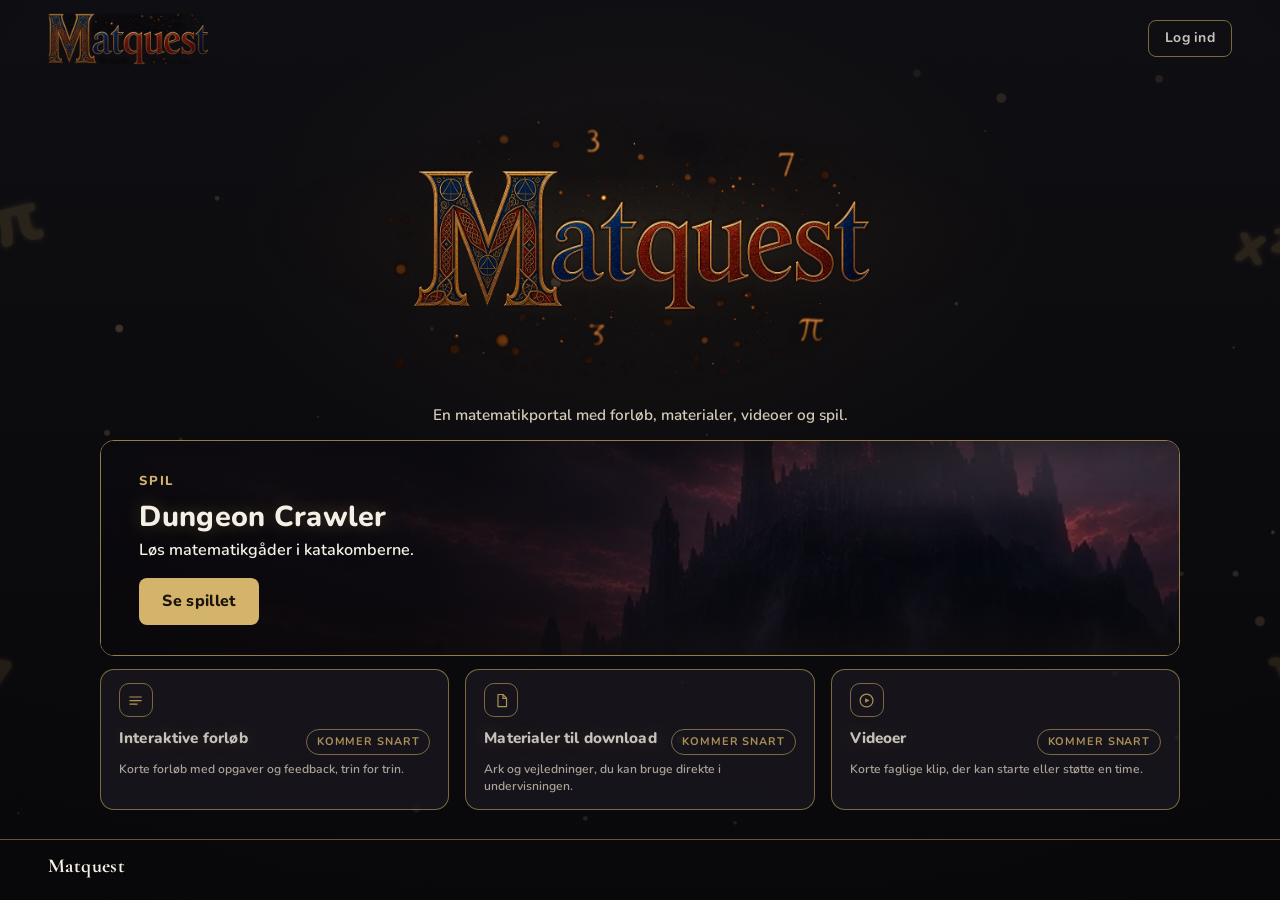
<file: index.html>
<!DOCTYPE html>
<html lang="da">
<head>
  <meta charset="utf-8">
  <meta name="viewport" content="width=device-width, initial-scale=1">
  <title>Matquest</title>
  <meta name="description" content="Matquest samler forløb, materialer, videoer og spil til matematik.">
  <link rel="preconnect" href="https://fonts.googleapis.com">
  <link rel="preconnect" href="https://fonts.gstatic.com" crossorigin>
  <link href="https://fonts.googleapis.com/css2?family=Cormorant+Garamond:wght@500;600;700&family=Nunito:wght@400;600;700;800&display=swap" rel="stylesheet">
  <link rel="icon" href="assets/favicon.ico" sizes="any">
  <link rel="icon" type="image/png" sizes="32x32" href="assets/favicon-32.png">
  <link rel="apple-touch-icon" href="assets/apple-touch-icon.png">
  <link rel="stylesheet" href="style.css">
</head>
<body>
  <div class="atmosphere" aria-hidden="true">
    <div class="atmosphere-grain"></div>
    <div class="atmosphere-vignette"></div>
    <svg class="scene" viewBox="0 0 1440 680" width="1440" height="680" xmlns="http://www.w3.org/2000/svg" preserveAspectRatio="xMidYMid slice" aria-hidden="true">
  <defs>
    <radialGradient id="torch" cx="50%" cy="50%" r="50%">
      <stop offset="0%" stop-color="#FFE08A" stop-opacity="0.72"/>
      <stop offset="32%" stop-color="#FF8A2A" stop-opacity="0.14"/>
      <stop offset="70%" stop-color="#FF7A3A" stop-opacity="0.08"/>
      <stop offset="100%" stop-color="#FF5A00" stop-opacity="0"/>
    </radialGradient>
    <filter id="soft">
      <feGaussianBlur stdDeviation="36"/>
    </filter>
    <filter id="runeGlow">
      <feGaussianBlur stdDeviation="2.5" result="b"/>
      <feMerge><feMergeNode in="b"/><feMergeNode in="SourceGraphic"/></feMerge>
    </filter>
  </defs>
  <!-- glow fjernet -->
  <g transform="translate(250 170) rotate(-14)" opacity="0.15"><text text-anchor="middle" dominant-baseline="middle" font-family="Baloo 2, Nunito, sans-serif" font-weight="800" font-size="56" fill="#C6A45A" style="filter:url(#runeGlow)">π</text></g>
  <g transform="translate(1190 190) rotate(12)" opacity="0.15"><text text-anchor="middle" dominant-baseline="middle" font-family="Baloo 2, Nunito, sans-serif" font-weight="800" font-size="44" fill="#C6A45A" style="filter:url(#runeGlow)">x²</text></g>
  <g transform="translate(230 520) rotate(8)" opacity="0.13"><text text-anchor="middle" dominant-baseline="middle" font-family="Baloo 2, Nunito, sans-serif" font-weight="800" font-size="48" fill="#C6A45A" style="filter:url(#runeGlow)">7</text></g>
  <g transform="translate(1210 500) rotate(-10)" opacity="0.14"><text text-anchor="middle" dominant-baseline="middle" font-family="Baloo 2, Nunito, sans-serif" font-weight="800" font-size="50" fill="#C6A45A" style="filter:url(#runeGlow)">√</text></g>
  <g class="motes" opacity="0.85">
    <circle cx="153.6" cy="127.4" r="1.1" fill="#D9C4B0" opacity="0.16"/>
    <circle cx="1188.3" cy="469.4" r="3.8" fill="#FFC48A" opacity="0.17"/>
    <circle cx="371.4" cy="386.0" r="2.3" fill="#E8C9A0" opacity="0.24"/>
    <circle cx="1351.0" cy="154.0" r="0.9" fill="#F3EDE4" opacity="0.23"/>
    <circle cx="1129.0" cy="433.5" r="1.8" fill="#FFC48A" opacity="0.16"/>
    <circle cx="551.1" cy="611.0" r="3.0" fill="#E8C9A0" opacity="0.11"/>
    <circle cx="562.7" cy="248.3" r="1.4" fill="#F3EDE4" opacity="0.13"/>
    <circle cx="750.4" cy="558.6" r="3.0" fill="#E8C9A0" opacity="0.17"/>
    <circle cx="135.1" cy="348.2" r="3.0" fill="#FFC48A" opacity="0.21"/>
    <circle cx="752.0" cy="515.7" r="1.1" fill="#D9C4B0" opacity="0.20"/>
    <circle cx="959.0" cy="229.4" r="1.4" fill="#D9C4B0" opacity="0.21"/>
    <circle cx="1112.1" cy="59.6" r="3.0" fill="#FFC48A" opacity="0.12"/>
    <circle cx="337.0" cy="372.5" r="1.1" fill="#D9C4B0" opacity="0.20"/>
    <circle cx="103.4" cy="519.3" r="2.3" fill="#E8C9A0" opacity="0.13"/>
    <circle cx="64.2" cy="438.2" r="3.0" fill="#FFC48A" opacity="0.08"/>
    <circle cx="326.5" cy="248.1" r="3.0" fill="#E8C9A0" opacity="0.25"/>
    <circle cx="373.0" cy="331.9" r="1.4" fill="#FFC48A" opacity="0.16"/>
    <circle cx="1125.6" cy="557.1" r="1.8" fill="#E8C9A0" opacity="0.24"/>
    <circle cx="112.6" cy="96.4" r="3.0" fill="#F3EDE4" opacity="0.24"/>
    <circle cx="656.4" cy="213.4" r="3.8" fill="#D9C4B0" opacity="0.21"/>
    <circle cx="1360.2" cy="278.2" r="1.4" fill="#E8C9A0" opacity="0.21"/>
    <circle cx="929.2" cy="55.1" r="3.0" fill="#E8C9A0" opacity="0.09"/>
    <circle cx="1242.7" cy="144.2" r="3.0" fill="#FFC48A" opacity="0.13"/>
    <circle cx="678.6" cy="618.4" r="1.8" fill="#F3EDE4" opacity="0.14"/>
    <circle cx="346.4" cy="476.7" r="0.9" fill="#E8C9A0" opacity="0.19"/>
    <circle cx="1092.4" cy="453.6" r="2.3" fill="#F3EDE4" opacity="0.08"/>
    <circle cx="770.4" cy="328.4" r="0.9" fill="#FFC48A" opacity="0.18"/>
    <circle cx="469.9" cy="413.4" r="0.9" fill="#F3EDE4" opacity="0.13"/>
    <circle cx="481.1" cy="438.3" r="0.7" fill="#E8C9A0" opacity="0.22"/>
    <circle cx="1045.6" cy="445.4" r="1.4" fill="#D9C4B0" opacity="0.11"/>
    <circle cx="1231.9" cy="460.7" r="3.0" fill="#E8C9A0" opacity="0.27"/>
    <circle cx="993.0" cy="74.1" r="3.8" fill="#FFC48A" opacity="0.15"/>
    <circle cx="1169.9" cy="433.5" r="2.3" fill="#F3EDE4" opacity="0.16"/>
    <circle cx="791.9" cy="621.6" r="1.4" fill="#E8C9A0" opacity="0.14"/>
    <circle cx="400.4" cy="149.8" r="1.8" fill="#E8C9A0" opacity="0.19"/>
    <circle cx="139.1" cy="520.9" r="3.8" fill="#D9C4B0" opacity="0.23"/>
    <circle cx="476.6" cy="314.9" r="0.7" fill="#F3EDE4" opacity="0.25"/>
    <circle cx="1292.0" cy="244.3" r="1.4" fill="#E8C9A0" opacity="0.14"/>
    <circle cx="1198.1" cy="402.2" r="1.4" fill="#E8C9A0" opacity="0.25"/>
    <circle cx="250.4" cy="614.4" r="0.9" fill="#D9C4B0" opacity="0.17"/>
    <circle cx="1168.5" cy="262.4" r="0.9" fill="#E8C9A0" opacity="0.23"/>
    <circle cx="1233.9" cy="535.3" r="2.3" fill="#D9C4B0" opacity="0.17"/>
    <circle cx="980.8" cy="98.9" r="0.9" fill="#D9C4B0" opacity="0.18"/>
    <circle cx="141.9" cy="560.1" r="0.9" fill="#FFC48A" opacity="0.12"/>
    <circle cx="829.2" cy="376.6" r="3.0" fill="#FFC48A" opacity="0.18"/>
    <circle cx="686.0" cy="487.6" r="0.9" fill="#FFC48A" opacity="0.15"/>
    <circle cx="317.3" cy="327.0" r="2.3" fill="#FFC48A" opacity="0.19"/>
    <circle cx="1232.1" cy="570.6" r="0.9" fill="#D9C4B0" opacity="0.17"/>
    <circle cx="387.0" cy="579.7" r="1.1" fill="#E8C9A0" opacity="0.16"/>
    <circle cx="1210.2" cy="459.3" r="3.8" fill="#D9C4B0" opacity="0.22"/>
    <circle cx="190.4" cy="357.0" r="0.7" fill="#F3EDE4" opacity="0.19"/>
    <circle cx="392.1" cy="385.6" r="1.8" fill="#F3EDE4" opacity="0.09"/>
    <circle cx="339.4" cy="530.6" r="3.0" fill="#FFC48A" opacity="0.15"/>
    <circle cx="808.4" cy="352.5" r="3.0" fill="#FFC48A" opacity="0.20"/>
    <circle cx="1078.8" cy="508.9" r="1.8" fill="#FFC48A" opacity="0.23"/>
    <circle cx="627.2" cy="354.0" r="1.8" fill="#D9C4B0" opacity="0.13"/>
  </g>
</svg>
  </div>
  <div class="page">
  <header class="top">
    <a class="logo" href="./" aria-label="Matquest, forsiden">
      <img class="logo-img" src="assets/matquest-wordmark.png" alt="Matquest" width="200" height="65">
    </a>
    <div class="top-right">
      <a class="btn btn-ghost ikke-i-brug" aria-disabled="true">Log ind</a>
    </div>
  </header>

  <main class="hero" id="indhold">
    <div class="hero-brand">
      <h1 class="sr-only">Matquest</h1>
      <img class="hero-logo" src="assets/matquest-logo.png" alt="Matquest" width="1280" height="720">
      <p class="hero-tagline">En matematikportal med forløb, materialer, videoer og spil.</p>
    </div>
    <section class="how" aria-label="Det kan du på Matquest">
      <a class="spil-card" href="spil/dungeon-crawler/" aria-label="Se spillet Dungeon Crawler">
        <span class="spil-card-media" aria-hidden="true">
          <picture>
            <source type="image/webp" srcset="spil/dungeon-crawler/billeder/01_hovedmenu-960.webp 960w, spil/dungeon-crawler/billeder/01_hovedmenu-1600.webp 1600w" sizes="(max-width: 1100px) 100vw, 1080px">
            <img src="spil/dungeon-crawler/billeder/01_hovedmenu-960.jpg" srcset="spil/dungeon-crawler/billeder/01_hovedmenu-960.jpg 960w, spil/dungeon-crawler/billeder/01_hovedmenu-1600.jpg 1600w" sizes="(max-width: 1100px) 100vw, 1080px" width="1600" height="900" alt="" decoding="async">
          </picture>
        </span>
        <span class="spil-card-shade" aria-hidden="true"></span>
        <span class="spil-card-copy">
          <span class="spil-card-kicker">Spil</span>
          <h2>Dungeon Crawler</h2>
          <p>Løs matematikgåder i katakomberne.</p>
          <span class="btn btn-cta">Se spillet</span>
        </span>
      </a>
      <ul class="how-list">
        <li>
          <a class="how-item ikke-i-brug" aria-disabled="true">
            <span class="how-icon" aria-hidden="true">
              <svg viewBox="0 0 24 24" fill="none" stroke="currentColor" stroke-width="1.7" stroke-linecap="round" stroke-linejoin="round"><path d="M4 7h16M4 12h16M4 17h10"/></svg>
            </span>
            <span class="how-body">
              <span class="how-title-row">
                <h2>Interaktive forløb</h2>
                <span class="pill">Kommer snart</span>
              </span>
              <p>Korte forløb med opgaver og feedback, trin for trin.</p>
            </span>
          </a>
        </li>
        <li>
          <a class="how-item ikke-i-brug" aria-disabled="true">
            <span class="how-icon" aria-hidden="true">
              <svg viewBox="0 0 24 24" fill="none" stroke="currentColor" stroke-width="1.7" stroke-linecap="round" stroke-linejoin="round"><path d="M7 3.5h7l5 5V20.5H7z"/><path d="M14 3.5V9h5"/></svg>
            </span>
            <span class="how-body">
              <span class="how-title-row">
                <h2>Materialer til download</h2>
                <span class="pill">Kommer snart</span>
              </span>
              <p>Ark og vejledninger, du kan bruge direkte i undervisningen.</p>
            </span>
          </a>
        </li>
        <li>
          <a class="how-item ikke-i-brug" aria-disabled="true">
            <span class="how-icon" aria-hidden="true">
              <svg viewBox="0 0 24 24" fill="none" stroke="currentColor" stroke-width="1.7" stroke-linecap="round" stroke-linejoin="round"><circle cx="12" cy="12" r="9"/><path d="M10 8.8l6.2 3.2L10 15.2z" fill="currentColor" stroke="none"/></svg>
            </span>
            <span class="how-body">
              <span class="how-title-row">
                <h2>Videoer</h2>
                <span class="pill">Kommer snart</span>
              </span>
              <p>Korte faglige klip, der kan starte eller støtte en time.</p>
            </span>
          </a>
        </li>
      </ul>
    </section>
  </main>

  <footer class="foot">
    <div class="foot-main">
      <p class="foot-brand">Matquest</p>
    </div>
  </footer>
  </div>
</body>
</html>
</file>
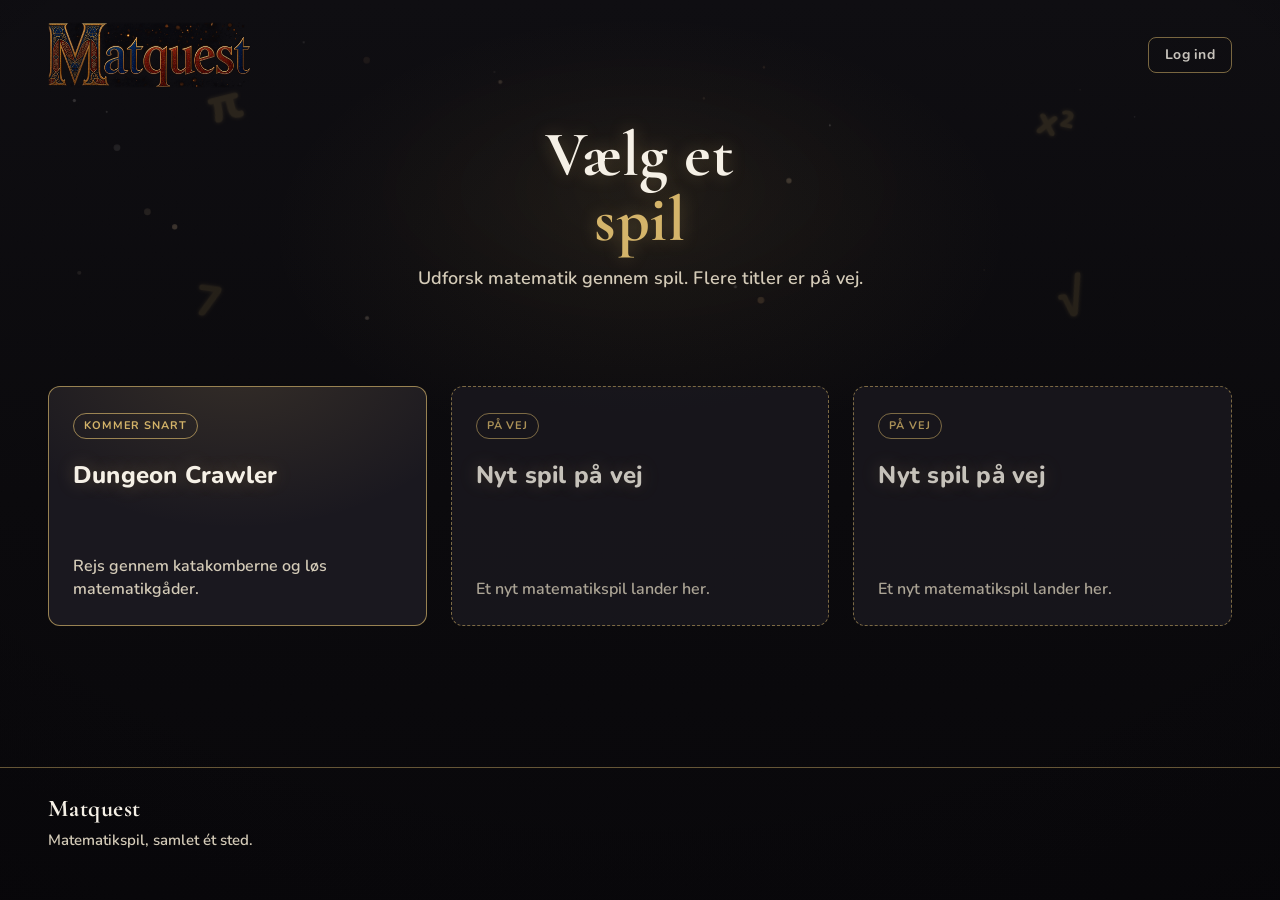
<file: spil/index.html>
<!DOCTYPE html>
<html lang="da">
<head>
  <meta charset="utf-8">
  <meta name="viewport" content="width=device-width, initial-scale=1">
  <title>Matquest — Spil</title>
  <meta name="description" content="Spil på Matquest. Vælg Dungeon Crawler, eller se hvilke spil der er på vej.">
  <link rel="preconnect" href="https://fonts.googleapis.com">
  <link rel="preconnect" href="https://fonts.gstatic.com" crossorigin>
  <link href="https://fonts.googleapis.com/css2?family=Cormorant+Garamond:wght@500;600;700&family=Nunito:wght@400;600;700;800&display=swap" rel="stylesheet">
  <link rel="icon" href="../assets/favicon.ico" sizes="any">
  <link rel="icon" type="image/png" sizes="32x32" href="../assets/favicon-32.png">
  <link rel="apple-touch-icon" href="../assets/apple-touch-icon.png">
  <link rel="stylesheet" href="style.css">
</head>
<body>
  <div class="atmosphere" aria-hidden="true">
    <div class="atmosphere-grain"></div>
    <div class="atmosphere-vignette"></div>
  </div>
  <div class="page">
  <header class="top">
    <a class="logo" href="../" aria-label="Matquest, forsiden">
      <img class="logo-img" src="../assets/matquest-wordmark.png" alt="Matquest" width="200" height="65">
    </a>
    <div class="top-right">
      <a class="btn btn-ghost ikke-i-brug" aria-disabled="true">Log ind</a>
    </div>
  </header>

  <section class="stage stage-overview">
    <div class="stage-art"><svg class="scene" viewBox="0 0 1440 420" width="1440" height="420" xmlns="http://www.w3.org/2000/svg" preserveAspectRatio="xMidYMid slice" aria-hidden="true">
  <defs>
    <radialGradient id="torch" cx="50%" cy="50%" r="50%">
      <stop offset="0%" stop-color="#E8C56B" stop-opacity="0.45"/>
      <stop offset="32%" stop-color="#C6A45A" stop-opacity="0.16"/>
      <stop offset="70%" stop-color="#C6A45A" stop-opacity="0.05"/>
      <stop offset="100%" stop-color="#C6A45A" stop-opacity="0"/>
    </radialGradient>
    <filter id="soft">
      <feGaussianBlur stdDeviation="36"/>
    </filter>
    <filter id="runeGlow">
      <feGaussianBlur stdDeviation="2.5" result="b"/>
      <feMerge><feMergeNode in="b"/><feMergeNode in="SourceGraphic"/></feMerge>
    </filter>
  </defs>
  <ellipse cx="720" cy="210" rx="380" ry="180" fill="url(#torch)" filter="url(#soft)" opacity="0.14"/>
  <g transform="translate(260 120) rotate(-14)" opacity="0.15"><text text-anchor="middle" dominant-baseline="middle" font-family="Baloo 2, Nunito, sans-serif" font-weight="800" font-size="56" fill="#C6A45A" style="filter:url(#runeGlow)">π</text></g>
  <g transform="translate(1180 140) rotate(12)" opacity="0.15"><text text-anchor="middle" dominant-baseline="middle" font-family="Baloo 2, Nunito, sans-serif" font-weight="800" font-size="44" fill="#C6A45A" style="filter:url(#runeGlow)">x²</text></g>
  <g transform="translate(240 340) rotate(8)" opacity="0.13"><text text-anchor="middle" dominant-baseline="middle" font-family="Baloo 2, Nunito, sans-serif" font-weight="800" font-size="48" fill="#C6A45A" style="filter:url(#runeGlow)">7</text></g>
  <g transform="translate(1200 330) rotate(-10)" opacity="0.14"><text text-anchor="middle" dominant-baseline="middle" font-family="Baloo 2, Nunito, sans-serif" font-weight="800" font-size="50" fill="#C6A45A" style="filter:url(#runeGlow)">√</text></g>
  <g class="motes" opacity="0.85">
    <circle cx="558.2" cy="80.0" r="1.1" fill="#D9C4B0" opacity="0.13"/>
    <circle cx="826.0" cy="318.6" r="1.8" fill="#F3EDE4" opacity="0.16"/>
    <circle cx="1102.4" cy="300.0" r="0.7" fill="#E8C9A0" opacity="0.17"/>
    <circle cx="203.0" cy="252.0" r="3.0" fill="#E8C9A0" opacity="0.25"/>
    <circle cx="138.9" cy="164.1" r="3.8" fill="#F3EDE4" opacity="0.11"/>
    <circle cx="346.4" cy="46.9" r="1.1" fill="#F3EDE4" opacity="0.17"/>
    <circle cx="1208.9" cy="99.8" r="0.9" fill="#D9C4B0" opacity="0.11"/>
    <circle cx="931.0" cy="139.2" r="1.1" fill="#F3EDE4" opacity="0.24"/>
    <circle cx="857.7" cy="74.7" r="1.4" fill="#FFC48A" opacity="0.12"/>
    <circle cx="416.7" cy="353.3" r="2.3" fill="#D9C4B0" opacity="0.24"/>
    <circle cx="791.0" cy="109.0" r="1.4" fill="#E8C9A0" opacity="0.12"/>
    <circle cx="127.5" cy="124.2" r="1.1" fill="#F3EDE4" opacity="0.18"/>
    <circle cx="854.3" cy="333.5" r="3.8" fill="#FFC48A" opacity="0.16"/>
    <circle cx="97.0" cy="303.2" r="2.3" fill="#D9C4B0" opacity="0.12"/>
    <circle cx="885.5" cy="200.8" r="3.0" fill="#E8C9A0" opacity="0.24"/>
    <circle cx="172.7" cy="235.4" r="3.8" fill="#E8C9A0" opacity="0.13"/>
    <circle cx="564.7" cy="91.0" r="2.3" fill="#E8C9A0" opacity="0.20"/>
    <circle cx="416.2" cy="66.8" r="3.8" fill="#FFC48A" opacity="0.08"/>
    <circle cx="275.3" cy="93.4" r="0.9" fill="#F3EDE4" opacity="0.09"/>
    <circle cx="1269.5" cy="129.9" r="0.7" fill="#F3EDE4" opacity="0.23"/>
    <circle cx="91.5" cy="111.7" r="1.8" fill="#F3EDE4" opacity="0.20"/>
  </g>
</svg></div>
    <div class="stage-copy stage-copy-overview">
      <h1>Vælg et <span class="accent-word">spil</span></h1>
      <p class="lead">Udforsk matematik gennem spil. Flere titler er på vej.</p>
    </div>
  </section>

  <main>
    <section class="games" aria-label="Spil på Matquest">
      <ul class="game-grid">
        <li>
          <a class="game-card game-card-featured" href="dungeon-crawler/">
            <span class="pill">Kommer snart</span>
            <h2>Dungeon Crawler</h2>
            <p>Rejs gennem katakomberne og løs matematikgåder.</p>
          </a>
        </li>
        <li>
          <div class="game-card is-placeholder" aria-disabled="true">
            <span class="pill">På vej</span>
            <h2>Nyt spil på vej</h2>
            <p>Et nyt matematikspil lander her.</p>
          </div>
        </li>
        <li>
          <div class="game-card is-placeholder" aria-disabled="true">
            <span class="pill">På vej</span>
            <h2>Nyt spil på vej</h2>
            <p>Et nyt matematikspil lander her.</p>
          </div>
        </li>
      </ul>
    </section>
  </main>

  <footer class="foot">
    <div class="foot-main">
      <p class="foot-brand">Matquest</p>
      <p class="foot-copy">Matematikspil, samlet ét sted.</p>
    </div>
  </footer>
  </div>
</body>
</html>
</file>
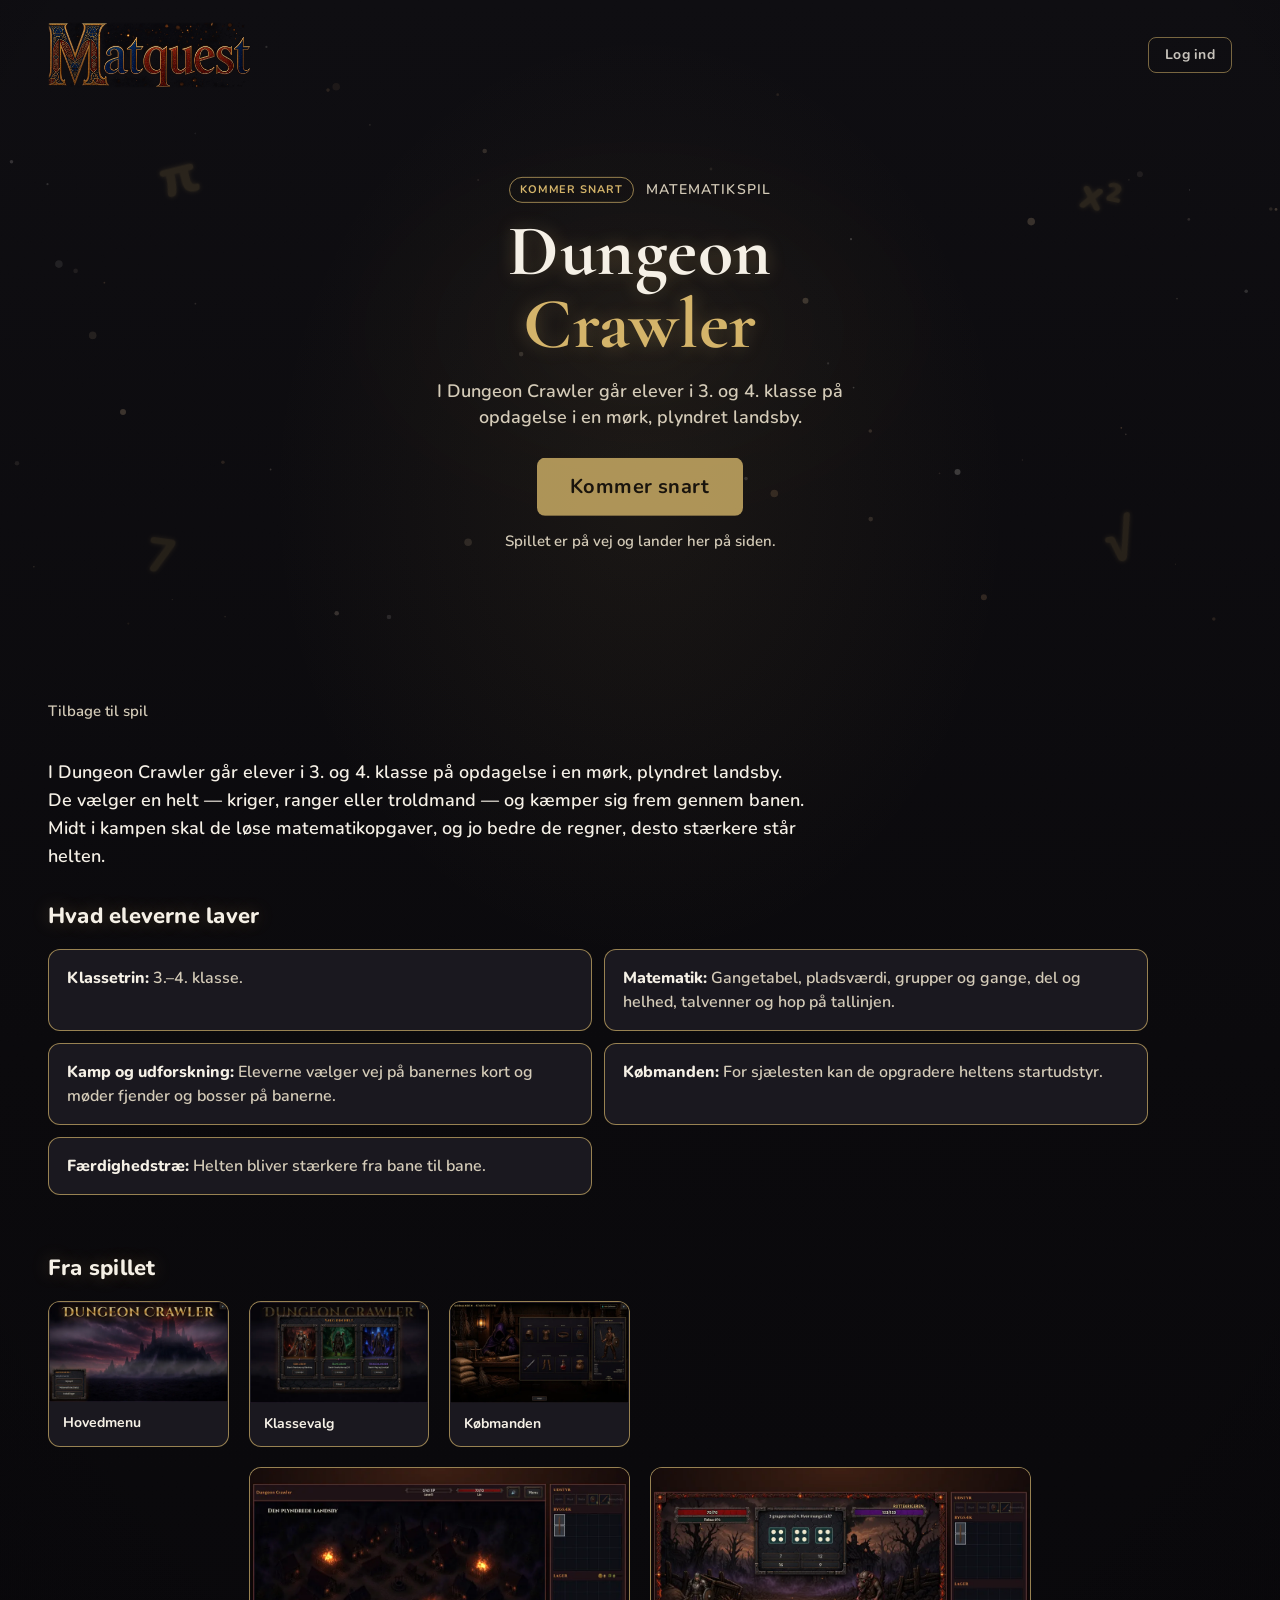
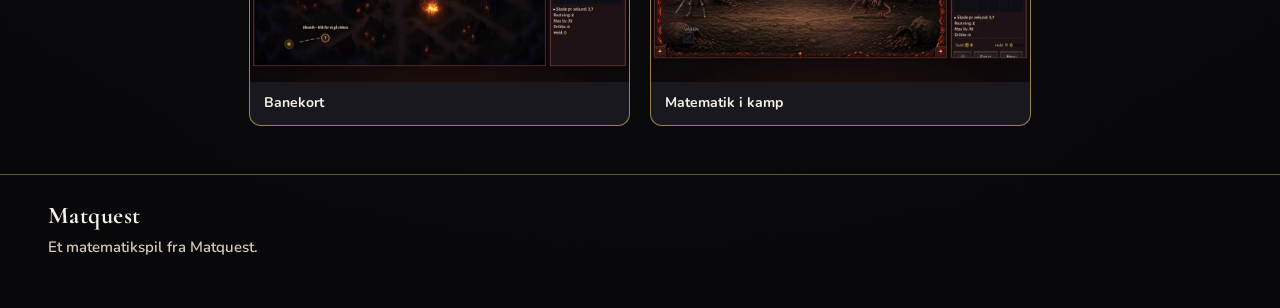
<file: spil/dungeon-crawler/index.html>
<!DOCTYPE html>
<html lang="da">
<head>
  <meta charset="utf-8">
  <meta name="viewport" content="width=device-width, initial-scale=1">
  <title>Matquest — Dungeon Crawler</title>
  <meta name="description" content="I Dungeon Crawler går elever i 3. og 4. klasse på opdagelse i en mørk, plyndret landsby og løser matematikopgaver midt i kampen.">
  <link rel="preconnect" href="https://fonts.googleapis.com">
  <link rel="preconnect" href="https://fonts.gstatic.com" crossorigin>
  <link href="https://fonts.googleapis.com/css2?family=Cormorant+Garamond:wght@500;600;700&family=Nunito:wght@400;600;700;800&display=swap" rel="stylesheet">
  <link rel="icon" href="../../assets/favicon.ico" sizes="any">
  <link rel="icon" type="image/png" sizes="32x32" href="../../assets/favicon-32.png">
  <link rel="apple-touch-icon" href="../../assets/apple-touch-icon.png">
  <link rel="stylesheet" href="../style.css">
</head>
<body>
  <div class="atmosphere" aria-hidden="true">
    <div class="atmosphere-grain"></div>
    <div class="atmosphere-vignette"></div>
  </div>
  <div class="page">
  <header class="top">
    <a class="logo" href="../../" aria-label="Matquest, forsiden">
      <img class="logo-img" src="../../assets/matquest-wordmark.png" alt="Matquest" width="200" height="65">
    </a>
    <div class="top-right">
      <a class="btn btn-ghost ikke-i-brug" aria-disabled="true">Log ind</a>
    </div>
  </header>

  <section class="stage">
    <div class="stage-art"><svg class="scene" viewBox="0 0 1440 700" width="1440" height="700" xmlns="http://www.w3.org/2000/svg" preserveAspectRatio="xMidYMid slice" aria-hidden="true">
  <defs>
    <radialGradient id="torch" cx="50%" cy="50%" r="50%">
      <stop offset="0%" stop-color="#E8C56B" stop-opacity="0.45"/>
      <stop offset="32%" stop-color="#C6A45A" stop-opacity="0.16"/>
      <stop offset="70%" stop-color="#C6A45A" stop-opacity="0.05"/>
      <stop offset="100%" stop-color="#C6A45A" stop-opacity="0"/>
    </radialGradient>
    <filter id="soft">
      <feGaussianBlur stdDeviation="36"/>
    </filter>
    <filter id="runeGlow">
      <feGaussianBlur stdDeviation="2.5" result="b"/>
      <feMerge><feMergeNode in="b"/><feMergeNode in="SourceGraphic"/></feMerge>
    </filter>
  </defs>

  <!-- single soft torch glow behind the title, no stacked rings -->
  <ellipse cx="720" cy="330" rx="380" ry="240" fill="url(#torch)" filter="url(#soft)" opacity="0.14"/>
  <g transform="translate(260 180) rotate(-14)" opacity="0.15"><text text-anchor="middle" dominant-baseline="middle" font-family="Baloo 2, Nunito, sans-serif" font-weight="800" font-size="56" fill="#C6A45A" style="filter:url(#runeGlow)">π</text></g>
  <g transform="translate(1180 200) rotate(12)" opacity="0.15"><text text-anchor="middle" dominant-baseline="middle" font-family="Baloo 2, Nunito, sans-serif" font-weight="800" font-size="44" fill="#C6A45A" style="filter:url(#runeGlow)">x²</text></g>
  <g transform="translate(240 560) rotate(8)" opacity="0.13"><text text-anchor="middle" dominant-baseline="middle" font-family="Baloo 2, Nunito, sans-serif" font-weight="800" font-size="48" fill="#C6A45A" style="filter:url(#runeGlow)">7</text></g>
  <g transform="translate(1200 540) rotate(-10)" opacity="0.14"><text text-anchor="middle" dominant-baseline="middle" font-family="Baloo 2, Nunito, sans-serif" font-weight="800" font-size="50" fill="#C6A45A" style="filter:url(#runeGlow)">√</text></g>
  <g class="motes" opacity="0.85">
    <circle cx="558.2" cy="180.0" r="1.1" fill="#D9C4B0" opacity="0.13"/>
    <circle cx="826.0" cy="478.6" r="1.8" fill="#F3EDE4" opacity="0.16"/>
    <circle cx="1102.4" cy="460.0" r="0.7" fill="#E8C9A0" opacity="0.17"/>
    <circle cx="1381.9" cy="667.0" r="2.3" fill="#F3EDE4" opacity="0.11"/>
    <circle cx="203.0" cy="412.0" r="3.0" fill="#E8C9A0" opacity="0.25"/>
    <circle cx="138.9" cy="264.1" r="3.8" fill="#F3EDE4" opacity="0.11"/>
    <circle cx="208.3" cy="623.6" r="1.1" fill="#FFC48A" opacity="0.09"/>
    <circle cx="346.4" cy="46.9" r="1.1" fill="#F3EDE4" opacity="0.17"/>
    <circle cx="449.9" cy="124.8" r="0.9" fill="#D9C4B0" opacity="0.16"/>
    <circle cx="1208.9" cy="179.8" r="0.9" fill="#D9C4B0" opacity="0.11"/>
    <circle cx="1326.2" cy="291.2" r="1.8" fill="#F3EDE4" opacity="0.19"/>
    <circle cx="931.0" cy="239.2" r="1.1" fill="#F3EDE4" opacity="0.24"/>
    <circle cx="1019.5" cy="473.3" r="0.9" fill="#E8C9A0" opacity="0.14"/>
    <circle cx="1257.0" cy="298.6" r="0.9" fill="#D9C4B0" opacity="0.20"/>
    <circle cx="857.7" cy="94.7" r="1.4" fill="#FFC48A" opacity="0.12"/>
    <circle cx="1037.5" cy="472.0" r="3.0" fill="#F3EDE4" opacity="0.24"/>
    <circle cx="1356.0" cy="209.4" r="1.4" fill="#E8C9A0" opacity="0.27"/>
    <circle cx="416.7" cy="613.3" r="2.3" fill="#D9C4B0" opacity="0.24"/>
    <circle cx="1111.2" cy="221.6" r="3.8" fill="#E8C9A0" opacity="0.23"/>
    <circle cx="791.0" cy="169.0" r="1.4" fill="#E8C9A0" opacity="0.12"/>
    <circle cx="127.5" cy="184.2" r="1.1" fill="#F3EDE4" opacity="0.18"/>
    <circle cx="350.6" cy="469.5" r="0.9" fill="#D9C4B0" opacity="0.24"/>
    <circle cx="854.3" cy="493.5" r="3.8" fill="#FFC48A" opacity="0.16"/>
    <circle cx="1255.5" cy="564.3" r="0.7" fill="#E8C9A0" opacity="0.12"/>
    <circle cx="908.1" cy="363.4" r="1.1" fill="#F3EDE4" opacity="0.16"/>
    <circle cx="97.0" cy="463.2" r="2.3" fill="#D9C4B0" opacity="0.12"/>
    <circle cx="1293.8" cy="619.0" r="1.8" fill="#FFC48A" opacity="0.14"/>
    <circle cx="1201.3" cy="427.8" r="0.9" fill="#FFC48A" opacity="0.25"/>
    <circle cx="885.5" cy="300.8" r="3.0" fill="#E8C9A0" opacity="0.24"/>
    <circle cx="172.7" cy="335.4" r="3.8" fill="#E8C9A0" opacity="0.13"/>
    <circle cx="1268.8" cy="219.4" r="1.4" fill="#D9C4B0" opacity="0.18"/>
    <circle cx="113.9" cy="566.7" r="0.7" fill="#E8C9A0" opacity="0.23"/>
    <circle cx="601.1" cy="354.1" r="2.3" fill="#D9C4B0" opacity="0.20"/>
    <circle cx="1219.9" cy="174.2" r="3.0" fill="#D9C4B0" opacity="0.11"/>
    <circle cx="76.8" cy="565.3" r="1.8" fill="#E8C9A0" opacity="0.20"/>
    <circle cx="564.7" cy="151.0" r="2.3" fill="#E8C9A0" opacity="0.20"/>
    <circle cx="705.8" cy="399.1" r="0.7" fill="#E8C9A0" opacity="0.12"/>
    <circle cx="416.2" cy="86.8" r="3.8" fill="#FFC48A" opacity="0.08"/>
    <circle cx="184.4" cy="282.7" r="0.9" fill="#FFC48A" opacity="0.19"/>
    <circle cx="950.7" cy="519.1" r="2.3" fill="#E8C9A0" opacity="0.18"/>
    <circle cx="155.6" cy="270.9" r="2.3" fill="#D9C4B0" opacity="0.11"/>
    <circle cx="275.3" cy="133.4" r="0.9" fill="#F3EDE4" opacity="0.09"/>
    <circle cx="469.0" cy="617.0" r="2.3" fill="#F3EDE4" opacity="0.14"/>
    <circle cx="305.1" cy="616.6" r="0.9" fill="#E8C9A0" opacity="0.13"/>
    <circle cx="1350.8" cy="209.0" r="1.8" fill="#E8C9A0" opacity="0.15"/>
    <circle cx="1063.9" cy="597.3" r="3.0" fill="#FFC48A" opacity="0.18"/>
    <circle cx="950.3" cy="431.0" r="1.8" fill="#E8C9A0" opacity="0.19"/>
    <circle cx="1269.5" cy="189.9" r="0.7" fill="#F3EDE4" opacity="0.23"/>
    <circle cx="302.9" cy="462.2" r="1.8" fill="#FFC48A" opacity="0.14"/>
    <circle cx="408.0" cy="90.1" r="1.8" fill="#FFC48A" opacity="0.14"/>
    <circle cx="252.3" cy="599.6" r="0.7" fill="#E8C9A0" opacity="0.15"/>
    <circle cx="548.1" cy="542.3" r="3.8" fill="#E8C9A0" opacity="0.16"/>
    <circle cx="91.5" cy="161.7" r="1.8" fill="#F3EDE4" opacity="0.20"/>
    <circle cx="275.4" cy="303.7" r="0.9" fill="#D9C4B0" opacity="0.18"/>
    <circle cx="1205.8" cy="434.3" r="0.9" fill="#D9C4B0" opacity="0.21"/>
    <circle cx="933.6" cy="387.6" r="0.9" fill="#F3EDE4" opacity="0.24"/>
  </g>
</svg></div>
        <div class="stage-copy">
      <p class="kicker"><span class="pill">Kommer snart</span> Matematikspil</p>
      <h1>Dungeon <span class="accent-word">Crawler</span></h1>
      <p class="lead">I Dungeon Crawler går elever i 3. og 4. klasse på opdagelse i en mørk, plyndret landsby.</p>
      <div class="hero-actions">
        <button class="btn btn-play" type="button" disabled>Kommer snart</button>
      </div>
      <p class="hero-hint">Spillet er på vej og lander her på siden.</p>
    </div>
  </section>

  <main>
    <p class="back-link"><a href="../">Tilbage til spil</a></p>

    <section class="about" id="om-spillet">
      <p class="pitch">I Dungeon Crawler går elever i 3. og 4. klasse på opdagelse i en mørk, plyndret landsby. De vælger en helt — kriger, ranger eller troldmand — og kæmper sig frem gennem banen. Midt i kampen skal de løse matematikopgaver, og jo bedre de regner, desto stærkere står helten.</p>
      <h2 class="facts-heading">Hvad eleverne laver</h2>
      <ul class="facts">
        <li><strong>Klassetrin:</strong> 3.–4. klasse.</li>
        <li><strong>Matematik:</strong> Gangetabel, pladsværdi, grupper og gange, del og helhed, talvenner og hop på tallinjen.</li>
        <li><strong>Kamp og udforskning:</strong> Eleverne vælger vej på banernes kort og møder fjender og bosser på banerne.</li>
        <li><strong>Købmanden:</strong> For sjælesten kan de opgradere heltens startudstyr.</li>
        <li><strong>Færdighedstræ:</strong> Helten bliver stærkere fra bane til bane.</li>
      </ul>
    </section>

    <section class="gallery-wrap" id="billeder" aria-label="Billeder fra spillet">
      <h2 class="gallery-heading">Fra spillet</h2>
      <ul class="gallery">
        <li>
          <button class="gallery-item" type="button" data-full="billeder/01_hovedmenu-1600.webp" data-full-fallback="billeder/01_hovedmenu-1600.jpg" data-caption="Titelskærmen med hovedmenuen">
            <picture>
              <source type="image/webp" srcset="billeder/01_hovedmenu-960.webp 960w, billeder/01_hovedmenu-1600.webp 1600w" sizes="(max-width: 767px) 100vw, (max-width: 1279px) 50vw, 33vw">
              <img src="billeder/01_hovedmenu-960.jpg" srcset="billeder/01_hovedmenu-960.jpg 960w, billeder/01_hovedmenu-1600.jpg 1600w" sizes="(max-width: 767px) 100vw, (max-width: 1279px) 50vw, 33vw" width="1600" height="900" alt="Titelskærm med typografisk titel og hovedmenu" loading="lazy" decoding="async">
            </picture>
            <span class="gallery-caption">Hovedmenu</span>
          </button>
        </li>
        <li>
          <button class="gallery-item" type="button" data-full="billeder/02_klassevalg-1600.webp" data-full-fallback="billeder/02_klassevalg-1600.jpg" data-caption="Valg af helt: Krigeren, Rangeren og Troldmanden">
            <picture>
              <source type="image/webp" srcset="billeder/02_klassevalg-960.webp 960w, billeder/02_klassevalg-1600.webp 1600w" sizes="(max-width: 767px) 100vw, (max-width: 1279px) 50vw, 33vw">
              <img src="billeder/02_klassevalg-960.jpg" srcset="billeder/02_klassevalg-960.jpg 960w, billeder/02_klassevalg-1600.jpg 1600w" sizes="(max-width: 767px) 100vw, (max-width: 1279px) 50vw, 33vw" width="1600" height="900" alt="Valg af helt: Krigeren, Rangeren og Troldmanden" loading="lazy" decoding="async">
            </picture>
            <span class="gallery-caption">Klassevalg</span>
          </button>
        </li>
        <li>
          <button class="gallery-item" type="button" data-full="billeder/03_koebmanden-1600.webp" data-full-fallback="billeder/03_koebmanden-1600.jpg" data-caption="Købmanden, hvor startudstyr kan opgraderes">
            <picture>
              <source type="image/webp" srcset="billeder/03_koebmanden-960.webp 960w, billeder/03_koebmanden-1600.webp 1600w" sizes="(max-width: 767px) 100vw, (max-width: 1279px) 50vw, 33vw">
              <img src="billeder/03_koebmanden-960.jpg" srcset="billeder/03_koebmanden-960.jpg 960w, billeder/03_koebmanden-1600.jpg 1600w" sizes="(max-width: 767px) 100vw, (max-width: 1279px) 50vw, 33vw" width="1600" height="900" alt="Købmanden, hvor startudstyr kan opgraderes" loading="lazy" decoding="async">
            </picture>
            <span class="gallery-caption">Købmanden</span>
          </button>
        </li>
        <li>
          <button class="gallery-item" type="button" data-full="billeder/04_banekort-1600.webp" data-full-fallback="billeder/04_banekort-1600.jpg" data-caption="Banen Den plyndrede landsby — kortet, man udforsker">
            <picture>
              <source type="image/webp" srcset="billeder/04_banekort-960.webp 960w, billeder/04_banekort-1600.webp 1600w" sizes="(max-width: 767px) 100vw, (max-width: 1279px) 50vw, 33vw">
              <img src="billeder/04_banekort-960.jpg" srcset="billeder/04_banekort-960.jpg 960w, billeder/04_banekort-1600.jpg 1600w" sizes="(max-width: 767px) 100vw, (max-width: 1279px) 50vw, 33vw" width="1600" height="900" alt="Banen Den plyndrede landsby — kortet, man udforsker" loading="lazy" decoding="async">
            </picture>
            <span class="gallery-caption">Banekort</span>
          </button>
        </li>
        <li>
          <button class="gallery-item" type="button" data-full="billeder/06_matematik_i_kamp-1600.webp" data-full-fallback="billeder/06_matematik_i_kamp-1600.jpg" data-caption="Kampscene med matematikopgave midt i kampen">
            <picture>
              <source type="image/webp" srcset="billeder/06_matematik_i_kamp-960.webp 960w, billeder/06_matematik_i_kamp-1600.webp 1600w" sizes="(max-width: 767px) 100vw, (max-width: 1279px) 50vw, 33vw">
              <img src="billeder/06_matematik_i_kamp-960.jpg" srcset="billeder/06_matematik_i_kamp-960.jpg 960w, billeder/06_matematik_i_kamp-1600.jpg 1600w" sizes="(max-width: 767px) 100vw, (max-width: 1279px) 50vw, 33vw" width="1600" height="900" alt="Kampscene: matematikopgave midt i kampen, tre grupper med fire" loading="lazy" decoding="async">
            </picture>
            <span class="gallery-caption">Matematik i kamp</span>
          </button>
        </li>
      </ul>
    </section>
  </main>

  <footer class="foot">
    <div class="foot-main">
      <p class="foot-brand">Matquest</p>
      <p class="foot-copy">Et matematikspil fra Matquest.</p>
    </div>
  </footer>
  </div>

  <div class="lightbox" id="lightbox" hidden role="dialog" aria-modal="true" aria-labelledby="lightbox-caption">
    <div class="lightbox-backdrop" data-lightbox-close></div>
    <div class="lightbox-dialog">
      <button class="lightbox-close" type="button" data-lightbox-close aria-label="Luk billedet">Luk</button>
      <button class="lightbox-nav lightbox-prev" type="button" aria-label="Forrige billede">‹</button>
      <figure class="lightbox-figure">
        <img class="lightbox-image" alt="">
        <figcaption class="lightbox-caption" id="lightbox-caption"></figcaption>
      </figure>
      <button class="lightbox-nav lightbox-next" type="button" aria-label="Næste billede">›</button>
    </div>
  </div>
  <script src="galleri.js" defer></script>
</body>
</html>
</file>
<file: style.css>
/* Matquest forside. Afdæmpet fantasy: næsten sort, diskrete guldlinjer, logo og hero bærer stilen. Desktop, bred container. */
:root {
  --void: #0A090C;
  --dust: #121116;
  --panel: #1A181F;
  --panel-hover: #24212B;
  --text: #F5F0E6;
  --muted: #D4CBB8;
  --gold: #D4B46A;
  --gold-hover: #E0C57A;
  --gold-line: rgba(212, 180, 106, 0.45);
  --gold-line-strong: rgba(212, 180, 106, 0.68);
  --heading-glow: 0 0 18px rgba(212, 180, 106, 0.30);
  --card-glow: 0 0 28px rgba(212, 180, 106, 0.18), inset 0 1px 0 rgba(240, 220, 160, 0.12);
  --font-display: "Cormorant Garamond", "Times New Roman", serif;
  --font-body: "Nunito", "Segoe UI", "Helvetica Neue", sans-serif;
  --content: 1600px;
  --gutter: 48px;
}
* { box-sizing: border-box; margin: 0; padding: 0; }
html { height: 100%; scroll-behavior: smooth; }
body {
  min-height: 100vh;
  background: var(--void);
  color: var(--text);
  font-family: var(--font-body);
  font-size: 17px;
  line-height: 1.55;
  overflow-x: hidden;
  position: relative;
}
a { color: inherit; text-decoration: none; }
button { font: inherit; color: inherit; cursor: pointer; }
img, svg { display: block; max-width: 100%; }
ul { list-style: none; }

.atmosphere {
  position: absolute;
  inset: 0;
  z-index: 0;
  pointer-events: none;
  overflow: hidden;
  background:
    radial-gradient(ellipse 55% 50% at 50% 28%, rgba(198, 164, 90, 0.06) 0%, transparent 58%),
    linear-gradient(180deg, #0E0D11 0%, #0A090C 55%, #08070A 100%);
}
.atmosphere .scene {
  position: absolute;
  inset: 0;
  width: 100%;
  height: 100%;
  max-width: none;
}
.atmosphere-grain {
  position: absolute;
  inset: 0;
  opacity: 0.10;
  mix-blend-mode: overlay;
  background-image: url("data:image/svg+xml;utf8,<svg xmlns='http://www.w3.org/2000/svg' width='256' height='256'><filter id='g'><feTurbulence type='fractalNoise' baseFrequency='0.85' numOctaves='4' seed='7' stitchTiles='stitch'/><feColorMatrix type='saturate' values='0'/></filter><rect width='100%25' height='100%25' filter='url(%23g)'/></svg>");
  background-size: 256px 256px;
}
.atmosphere-vignette {
  position: absolute;
  inset: 0;
  background: radial-gradient(ellipse 95% 85% at 50% 36%, transparent 62%, rgba(6, 5, 8, 0.55) 100%);
}

.page {
  position: relative;
  z-index: 1;
  min-height: 100vh;
  display: flex;
  flex-direction: column;
}

.top {
  display: flex;
  align-items: center;
  justify-content: space-between;
  width: 100%;
  max-width: var(--content);
  margin: 0 auto;
  padding: 22px var(--gutter) 0;
}
.logo { display: flex; align-items: center; }
.logo-img { height: 66px; width: auto; }
.top-right { display: flex; align-items: center; }

.btn {
  display: inline-flex;
  align-items: center;
  justify-content: center;
  font-weight: 700;
  letter-spacing: 0.02em;
  border: 1px solid transparent;
  border-radius: 8px;
  transition: background 0.15s ease, border-color 0.15s ease, color 0.15s ease;
}
.btn:focus-visible { outline: 2px solid var(--gold); outline-offset: 3px; }
.btn-ghost {
  background: transparent;
  color: var(--text);
  border-color: var(--gold-line-strong);
  padding: 6px 16px 7px;
  font-size: 14px;
}
.btn-ghost:hover { border-color: var(--gold); color: var(--gold); }

.pill {
  display: inline-flex; align-items: center;
  background: transparent;
  color: var(--gold);
  font-weight: 700;
  font-size: 11px;
  letter-spacing: 0.08em;
  text-transform: uppercase;
  padding: 3px 10px 4px;
  border-radius: 999px;
  border: 1px solid var(--gold-line-strong);
}

.sr-only {
  position: absolute;
  width: 1px;
  height: 1px;
  padding: 0;
  margin: -1px;
  overflow: hidden;
  clip: rect(0, 0, 0, 0);
  white-space: nowrap;
  border: 0;
}

.hero {
  flex: 1 1 auto;
  display: flex;
  flex-direction: column;
  width: 100%;
  max-width: var(--content);
  margin: 0 auto;
  padding: 16px var(--gutter) 24px;
}
.hero-brand {
  position: relative;
  display: flex;
  flex-direction: column;
  align-items: center;
  justify-content: center;
  padding: 4px 0 28px;
}
.hero-brand::before {
  content: "";
  position: absolute;
  left: 50%;
  top: 42%;
  transform: translate(-50%, -50%);
  width: min(920px, 100%);
  height: 78%;
  background: radial-gradient(ellipse 58% 55% at 50% 48%,
    rgba(212, 180, 106, 0.10) 0%,
    rgba(120, 70, 36, 0.04) 38%,
    transparent 72%);
  pointer-events: none;
  z-index: 0;
}
.hero-logo {
  position: relative;
  z-index: 1;
  width: min(840px, 78vh, 100%);
  height: auto;
}
.hero-tagline { position: relative; z-index: 1; }
.hero-tagline {
  font-family: var(--font-body);
  font-weight: 600;
  font-size: 17px;
  color: var(--muted);
  text-align: center;
  max-width: 28em;
  margin: 12px 0 0;
  line-height: 1.45;
}
.how {
  width: 100%;
  max-width: 1080px;
  margin: 0 auto;
  padding: 0;
  display: flex;
  flex-direction: column;
  gap: 20px;
}

.spil-card {
  position: relative;
  display: block;
  width: 100%;
  aspect-ratio: 2.35 / 1;
  min-height: 300px;
  border: 1px solid var(--gold-line-strong);
  border-radius: 14px;
  overflow: hidden;
  isolation: isolate;
  transition: border-color 0.15s ease, box-shadow 0.15s ease;
}
.spil-card-media,
.spil-card-media picture,
.spil-card-media img,
.spil-card-shade {
  position: absolute;
  inset: 0;
  width: 100%;
  height: 100%;
}
.spil-card-media img {
  object-fit: cover;
  object-position: center 44%;
  max-width: none;
  transform: scale(1.28);
  transform-origin: center 42%;
}
.spil-card-shade {
  background:
    linear-gradient(180deg, rgba(8, 7, 10, 0.42) 0%, transparent 24%, transparent 55%, rgba(8, 7, 10, 0.72) 100%),
    linear-gradient(105deg, rgba(8, 7, 10, 0.94) 0%, rgba(8, 7, 10, 0.84) 32%, rgba(8, 7, 10, 0.40) 55%, rgba(8, 7, 10, 0.18) 100%);
  pointer-events: none;
}
.spil-card-copy {
  position: relative;
  z-index: 2;
  display: flex;
  flex-direction: column;
  justify-content: center;
  align-items: flex-start;
  height: 100%;
  padding: 36px 44px;
  max-width: 28em;
}
.spil-card-kicker {
  font-family: var(--font-body);
  font-weight: 800;
  font-size: 13px;
  letter-spacing: 0.12em;
  text-transform: uppercase;
  color: var(--gold);
  margin-bottom: 8px;
}
.spil-card h2 {
  font-family: var(--font-body);
  font-weight: 800;
  font-size: 36px;
  letter-spacing: 0.01em;
  margin: 0;
  color: var(--text);
  line-height: 1.15;
  text-shadow: var(--heading-glow);
}
.spil-card p {
  color: var(--text);
  font-size: 18px;
  font-weight: 600;
  line-height: 1.4;
  margin: 8px 0 22px;
  max-width: 22em;
}
.btn-cta {
  background: var(--gold);
  color: #1A140C;
  border-color: transparent;
  font-size: 16px;
  font-weight: 800;
  padding: 10px 22px;
  min-height: 44px;
}
.spil-card:hover { border-color: var(--gold-hover); box-shadow: var(--card-glow); }
.spil-card:hover .btn-cta { background: var(--gold-hover); }
.spil-card:focus-visible { outline: 2px solid var(--gold); outline-offset: 3px; }

.how-list {
  display: grid;
  grid-template-columns: repeat(3, 1fr);
  gap: 16px;
  width: 100%;
  margin: 0;
}
.how-item {
  display: flex;
  flex-direction: column;
  align-items: flex-start;
  gap: 12px;
  min-height: 0;
  height: 100%;
  background: var(--panel);
  border: 1px solid var(--gold-line-strong);
  border-radius: 14px;
  padding: 18px 18px 20px;
  transition: border-color 0.15s ease, box-shadow 0.15s ease, background 0.15s ease;
}
.how-item:hover { border-color: var(--gold-line-strong); }
.how-item:focus-visible { outline: 2px solid var(--gold); outline-offset: 3px; }
.how-icon {
  flex: 0 0 40px;
  width: 40px;
  height: 40px;
  display: flex;
  align-items: center;
  justify-content: center;
  color: var(--gold);
  border: 1px solid var(--gold-line-strong);
  border-radius: 10px;
}
.how-icon svg { width: 20px; height: 20px; display: block; }
.how-body { flex: 1; min-width: 0; width: 100%; }
.how-title-row {
  display: flex;
  align-items: flex-start;
  gap: 8px;
  width: 100%;
}
.how-item h2 {
  font-family: var(--font-body);
  font-weight: 800;
  font-size: 18px;
  letter-spacing: 0.01em;
  margin: 0;
  color: var(--text);
  line-height: 1.25;
  text-shadow: var(--heading-glow);
}
.how-item p { color: var(--muted); font-size: 14px; font-weight: 600; line-height: 1.4; margin-top: 6px; }
.how-item p strong { color: var(--text); font-weight: 700; }
.how-title-row .pill { margin-left: auto; flex-shrink: 0; }

.foot {
  width: 100%;
  max-width: var(--content);
  margin: 0 auto;
  padding: 18px var(--gutter) 32px;
  border-top: 1px solid var(--gold-line);
}
.foot-brand { font-family: var(--font-display); font-weight: 700; font-size: 24px; letter-spacing: 0.02em; }
.foot-copy { margin-top: 2px; color: var(--muted); font-size: 15px; font-weight: 600; }

@media (prefers-reduced-motion: reduce) {
  .btn, .how-item, .spil-card { transition: none; }
}

/* Markering: ikke i brug endnu — dimmet, uden kryds */
.ikke-i-brug { cursor: not-allowed; opacity: .80; }
.how-item.ikke-i-brug:hover { border-color: var(--gold-line-strong); box-shadow: none; }

@media (max-width: 1279px) {
  :root { --gutter: 28px; }
  .top {
    padding-top: 16px;
  }
  .btn-ghost {
    min-height: 44px;
    padding: 10px 16px;
  }
  .hero { padding: 4px var(--gutter) 24px; }
  .hero-brand { padding: 8px 0 22px; }
  .hero-logo { width: min(720px, 100%); }
  .pill { white-space: nowrap; }
  .spil-card {
    aspect-ratio: 2.1 / 1;
    min-height: 260px;
  }
  .spil-card-copy { padding: 28px 28px; }
  .spil-card h2 { font-size: 32px; }
  .foot { padding: 18px var(--gutter) 28px; }
}

@media (max-width: 899px) {
  .how-list { grid-template-columns: 1fr; }
  .how-item { flex-direction: row; align-items: center; gap: 16px; padding: 16px 18px; }
  .how-icon { flex: 0 0 44px; width: 44px; height: 44px; }
  .how-icon svg { width: 22px; height: 22px; }
}

@media (max-width: 767px) {
  :root { --gutter: 20px; }
  .logo-img { height: 54px; }
  .hero-logo { width: min(450px, 100%); }
  .hero-brand { padding: 2px 0 16px; }
  .hero-tagline { font-size: 15px; margin-top: 10px; }
  .how { gap: 14px; }
  .how-list { grid-template-columns: 1fr; }
  .spil-card {
    aspect-ratio: 16 / 13;
    min-height: 280px;
  }
  .spil-card-media img {
    object-position: center 58%;
    transform-origin: center 58%;
    transform: scale(1.4);
  }
  .spil-card-shade {
    background:
      linear-gradient(180deg, rgba(8, 7, 10, 0.45) 0%, rgba(8, 7, 10, 0.15) 26%, rgba(8, 7, 10, 0.50) 52%, rgba(8, 7, 10, 0.94) 100%);
  }
  .spil-card-copy {
    justify-content: flex-end;
    padding: 20px 20px 22px;
    max-width: none;
  }
  .spil-card h2 { font-size: 28px; }
  .spil-card p { font-size: 16px; margin: 6px 0 16px; }
  .how-item { flex-direction: row; align-items: center; gap: 14px; padding: 14px 14px; min-height: 88px; }
  .how-icon { flex: 0 0 52px; width: 52px; height: 52px; }
  .how-icon svg { width: 26px; height: 26px; }
  .how-title-row {
    display: grid;
    grid-template-columns: 1fr auto;
    align-items: start;
    column-gap: 8px;
  }
  .how-title-row .pill { margin-left: 0; white-space: nowrap; }
  .how-item h2 { font-size: 18px; }
  .how-item p { font-size: 14px; margin-top: 4px; }
  .foot { padding: 16px var(--gutter) 24px; }
}

/* Desktop: everything in one viewport (header, logo, cards, footer). Mobile may scroll. */
@media (min-width: 900px) {
  .page {
    height: 100vh;
    min-height: 100vh;
  }
  .top {
    flex: 0 0 auto;
    padding-top: clamp(6px, 1.4vh, 16px);
  }
  .logo-img { height: clamp(42px, 5.8vh, 60px); }
  .hero {
    flex: 1 1 auto;
    min-height: 0;
    justify-content: center;
    padding: clamp(4px, 1vh, 14px) var(--gutter) clamp(6px, 1.2vh, 16px);
  }
  .hero-brand { padding: 0 0 clamp(6px, 1.5vh, 16px); }
  .hero-logo {
    width: clamp(360px, 60vh, 700px);
  }
  .hero-tagline {
    font-size: clamp(14px, 1.7vh, 17px);
    margin-top: clamp(6px, 1vh, 12px);
  }
  .how { gap: clamp(8px, 1.4vh, 16px); }
  .spil-card {
    aspect-ratio: auto;
    height: clamp(150px, 24vh, 260px);
    min-height: 0;
  }
  .spil-card-copy {
    padding: clamp(14px, 2.4vh, 36px) clamp(20px, 3vw, 44px);
  }
  .spil-card h2 { font-size: clamp(22px, 3.2vh, 36px); }
  .spil-card p {
    font-size: clamp(14px, 1.8vh, 18px);
    margin: clamp(4px, 0.7vh, 8px) 0 clamp(10px, 1.8vh, 22px);
  }
  .how-item {
    padding: clamp(10px, 1.5vh, 18px) clamp(12px, 1.4vw, 18px);
  }
  .how-item h2 { font-size: clamp(15px, 1.7vh, 18px); }
  .how-item p { font-size: clamp(12px, 1.35vh, 14px); }
  .how-icon {
    flex-basis: clamp(32px, 3.8vh, 40px);
    width: clamp(32px, 3.8vh, 40px);
    height: clamp(32px, 3.8vh, 40px);
  }
  .how-icon svg {
    width: clamp(16px, 1.9vh, 20px);
    height: clamp(16px, 1.9vh, 20px);
  }
  .foot {
    flex: 0 0 auto;
    padding: clamp(8px, 1.3vh, 16px) var(--gutter) clamp(10px, 2vh, 24px);
  }
  .foot-brand { font-size: clamp(18px, 2.2vh, 24px); }
}
</file>
<file: spil/style.css>
/* Matquest spilsider. Samme afdæmpede tråd som forsiden: næsten sort, diskrete guldlinjer, logo og hero bærer stilen. Desktop, bred container. */
:root {
  --void: #0A090C;
  --dust: #121116;
  --panel: #1A181F;
  --panel-hover: #24212B;
  --text: #F5F0E6;
  --muted: #D4CBB8;
  --gold: #D4B46A;
  --gold-hover: #E0C57A;
  --gold-line: rgba(212, 180, 106, 0.45);
  --gold-line-strong: rgba(212, 180, 106, 0.68);
  --heading-glow: 0 0 18px rgba(212, 180, 106, 0.30);
  --card-glow: 0 0 28px rgba(212, 180, 106, 0.18), inset 0 1px 0 rgba(240, 220, 160, 0.12);
  --font-display: "Cormorant Garamond", "Times New Roman", serif;
  --font-body: "Nunito", "Segoe UI", "Helvetica Neue", sans-serif;
  --content: 1600px;
  --gutter: 48px;
}
* { box-sizing: border-box; margin: 0; padding: 0; }
html { scroll-behavior: smooth; }
body {
  min-height: 100vh;
  background: var(--void);
  color: var(--text);
  font-family: var(--font-body);
  font-size: 17px;
  line-height: 1.55;
  overflow-x: hidden;
  position: relative;
}
a { color: inherit; text-decoration: none; }
button { font: inherit; color: inherit; cursor: pointer; }
img, svg { display: block; max-width: 100%; }
ul { list-style: none; }

.atmosphere {
  position: absolute;
  inset: 0;
  z-index: 0;
  pointer-events: none;
  overflow: hidden;
  background:
    radial-gradient(ellipse 50% 42% at 50% 26%, rgba(198, 164, 90, 0.07) 0%, transparent 58%),
    linear-gradient(180deg, #0E0D11 0%, #0A090C 55%, #08070A 100%);
}
.atmosphere-grain {
  position: absolute;
  inset: 0;
  opacity: 0.10;
  mix-blend-mode: overlay;
  background-image: url("data:image/svg+xml;utf8,<svg xmlns='http://www.w3.org/2000/svg' width='256' height='256'><filter id='g'><feTurbulence type='fractalNoise' baseFrequency='0.85' numOctaves='4' seed='7' stitchTiles='stitch'/><feColorMatrix type='saturate' values='0'/></filter><rect width='100%25' height='100%25' filter='url(%23g)'/></svg>");
  background-size: 256px 256px;
}
.atmosphere-vignette {
  position: absolute;
  inset: 0;
  background: radial-gradient(ellipse 95% 85% at 50% 36%, transparent 62%, rgba(6, 5, 8, 0.55) 100%);
}

.page {
  position: relative;
  z-index: 1;
  min-height: 100vh;
  display: flex;
  flex-direction: column;
}
.page > main { flex: 1 1 auto; }

.top {
  position: absolute;
  top: 0;
  left: 50%;
  transform: translateX(-50%);
  z-index: 5;
  display: flex;
  align-items: center;
  justify-content: space-between;
  width: 100%;
  max-width: var(--content);
  padding: 22px var(--gutter) 0;
}
.logo { display: flex; align-items: center; }
.logo-img { height: 66px; width: auto; }
.top-right { display: flex; align-items: center; }

.btn {
  display: inline-flex;
  align-items: center;
  justify-content: center;
  font-weight: 700;
  letter-spacing: 0.02em;
  border: 1px solid transparent;
  border-radius: 8px;
  transition: background 0.15s ease, border-color 0.15s ease, color 0.15s ease;
}
.btn:focus-visible { outline: 2px solid var(--gold); outline-offset: 3px; }
.btn-ghost {
  background: transparent;
  color: var(--text);
  border-color: var(--gold-line-strong);
  padding: 6px 16px 7px;
  font-size: 14px;
}
.btn-ghost:hover { border-color: var(--gold); color: var(--gold); }
.btn-play {
  background: var(--gold);
  color: #1A140C;
  font-size: 20px;
  padding: 12px 32px 13px;
  min-width: 200px;
}
.btn-play:hover { background: var(--gold-hover); }
.btn-play:disabled {
  opacity: 0.80;
  cursor: not-allowed;
  background: var(--gold);
}

.stage { position: relative; width: 100%; height: 700px; margin: 0 auto; overflow: hidden; }
.stage-overview { height: 42vh; min-height: 320px; max-height: 480px; }
.stage-art { position: absolute; inset: 0; z-index: 0; }
.stage-art .scene { width: 100%; height: 100%; max-width: none; }
.stage-copy {
  position: absolute;
  z-index: 2;
  left: 50%; top: 50%; transform: translate(-50%, -46%); width: 760px; text-align: center;
}
.stage-copy-overview { width: 860px; transform: translate(-50%, -40%); }
.kicker {
  display: flex; align-items: center; gap: 12px;
  font-weight: 600;
  font-size: 14px;
  letter-spacing: 0.08em;
  text-transform: uppercase;
  color: var(--muted);
  margin-bottom: 12px;
  justify-content: center;
}
.pill {
  display: inline-flex; align-items: center;
  background: transparent;
  color: var(--gold);
  font-weight: 700;
  font-size: 11px;
  letter-spacing: 0.08em;
  text-transform: uppercase;
  padding: 3px 10px 4px;
  border-radius: 999px;
  border: 1px solid var(--gold-line-strong);
}
.stage-copy h1 {
  font-family: var(--font-display);
  font-weight: 700;
  font-size: 72px;
  line-height: 1.02;
  letter-spacing: 0.01em;
  margin: 0 0 16px;
  color: var(--text);
  text-shadow: var(--heading-glow);
}
.stage-copy-overview h1 { font-size: 64px; margin-bottom: 12px; }
.accent-word { display: block; color: var(--gold); }
.lead {
  color: var(--muted);
  font-size: 18px;
  font-weight: 600;
  max-width: 24em;
  margin: 0 auto 28px;
  line-height: 1.45;
}
.stage-copy-overview .lead { margin-bottom: 0; max-width: 36em; }
.hero-actions { display: flex; justify-content: center; }
.hero-hint {
  margin-top: 14px;
  color: var(--muted);
  font-size: 15px;
  font-weight: 600;
  min-height: 1.4em;
}

.games { width: 100%; max-width: var(--content); margin: 0 auto; padding: 8px var(--gutter) 72px; }
.game-grid {
  display: grid;
  grid-template-columns: repeat(auto-fit, minmax(300px, 1fr));
  gap: 24px;
}
.game-card {
  position: relative;
  display: flex;
  flex-direction: column;
  align-items: flex-start;
  min-height: 240px;
  height: 100%;
  background: var(--panel);
  border: 1px solid var(--gold-line-strong);
  border-radius: 12px;
  padding: 26px 24px 24px;
  overflow: hidden;
  transition: border-color 0.15s ease, box-shadow 0.15s ease, background 0.15s ease;
}
.game-card-featured::before {
  content: "";
  position: absolute;
  inset: auto -20% 40% -20%;
  height: 180px;
  background: radial-gradient(ellipse at 50% 0%, rgba(198, 164, 90, 0.16) 0%, transparent 70%);
  pointer-events: none;
}
a.game-card:hover {
  border-color: var(--gold-hover);
  background: var(--panel-hover);
  box-shadow: var(--card-glow);
}
a.game-card:focus-visible { outline: 2px solid var(--gold); outline-offset: 3px; }
.game-card .pill { margin-bottom: 18px; }
.game-card h2 {
  font-family: var(--font-body);
  font-weight: 800;
  font-size: 24px;
  letter-spacing: 0.01em;
  margin: 0 0 10px;
  color: var(--text);
  position: relative;
  text-shadow: var(--heading-glow);
}
.game-card p {
  color: var(--muted);
  font-size: 16px;
  font-weight: 600;
  line-height: 1.45;
  margin-top: auto;
  position: relative;
}
.game-card.is-placeholder {
  opacity: 0.80;
  pointer-events: none;
  cursor: default;
  border-style: dashed;
}

.how { width: 100%; max-width: var(--content); margin: 0 auto; padding: 8px var(--gutter) 48px; }
.how-list { display: grid; grid-template-columns: repeat(3, 1fr); gap: 24px; }
.how-item {
  background: var(--panel);
  border: 1px solid var(--gold-line-strong);
  border-radius: 12px;
  padding: 28px 22px 24px;
}
.how-item h2 {
  font-family: var(--font-body);
  font-weight: 800;
  font-size: 22px;
  letter-spacing: 0.01em;
  margin-bottom: 8px;
  color: var(--text);
  text-shadow: var(--heading-glow);
}
.how-item p { color: var(--muted); font-size: 16px; font-weight: 600; line-height: 1.45; }

.back-link {
  width: 100%; max-width: var(--content);
  margin: 0 auto 28px;
  padding: 0 var(--gutter);
  font-size: 15px;
  font-weight: 600;
}
.back-link a { color: var(--muted); }
.back-link a:hover { color: var(--gold); }

.foot {
  width: 100%; max-width: var(--content); margin: 0 auto; padding: 22px var(--gutter) 48px;
  border-top: 1px solid var(--gold-line);
}
.foot-brand { font-family: var(--font-display); font-weight: 700; font-size: 24px; letter-spacing: 0.02em; }
.foot-copy { margin-top: 2px; color: var(--muted); font-size: 15px; font-weight: 600; }


.about, .gallery-wrap {
  width: 100%;
  max-width: var(--content);
  margin: 0 auto;
  padding: 8px var(--gutter) 48px;
}
.pitch {
  max-width: 42em;
  font-size: 18px;
  font-weight: 600;
  line-height: 1.55;
  color: var(--text);
  margin: 0 0 28px;
}
.facts-heading, .gallery-heading {
  font-family: var(--font-body);
  font-weight: 800;
  font-size: 22px;
  letter-spacing: 0.01em;
  color: var(--text);
  margin: 0 0 16px;
  text-shadow: var(--heading-glow);
}
.facts {
  display: grid;
  grid-template-columns: 1fr 1fr;
  gap: 12px;
  max-width: 1100px;
}
.facts li {
  background: var(--panel);
  border: 1px solid var(--gold-line-strong);
  border-radius: 12px;
  padding: 16px 18px;
  color: var(--muted);
  font-size: 16px;
  font-weight: 600;
  line-height: 1.5;
}
.facts strong {
  color: var(--text);
  font-weight: 800;
}

.gallery {
  display: grid;
  grid-template-columns: repeat(6, 1fr);
  gap: 20px;
}
.gallery > li { min-width: 0; }
.gallery-item {
  display: flex;
  flex-direction: column;
  width: 100%;
  padding: 0;
  border: 1px solid var(--gold-line-strong);
  border-radius: 12px;
  background: var(--panel);
  overflow: hidden;
  cursor: zoom-in;
  text-align: left;
  transition: border-color 0.15s ease, box-shadow 0.15s ease, background 0.15s ease;
  grid-column: span 2;
}
.gallery-item:hover {
  border-color: var(--gold-hover);
  background: var(--panel-hover);
  box-shadow: var(--card-glow);
}
.gallery-item:focus-visible { outline: 2px solid var(--gold); outline-offset: 3px; }
.gallery-item picture, .gallery-item img {
  width: 100%;
  height: auto;
  aspect-ratio: 16 / 9;
  object-fit: cover;
}
.gallery-caption {
  display: block;
  padding: 10px 14px 12px;
  font-size: 14px;
  font-weight: 700;
  color: var(--text);
}
.gallery > li:nth-child(4) { grid-column: 2 / span 2; }
.gallery > li:nth-child(5) { grid-column: 4 / span 2; }

body.lightbox-open { overflow: hidden; }
.lightbox[hidden] { display: none; }
.lightbox {
  position: fixed;
  inset: 0;
  z-index: 40;
  display: flex;
  align-items: center;
  justify-content: center;
  padding: 24px;
}
.lightbox-backdrop {
  position: absolute;
  inset: 0;
  background: rgba(6, 5, 8, 0.86);
}
.lightbox-dialog {
  position: relative;
  z-index: 1;
  display: grid;
  grid-template-columns: auto minmax(0, 1100px) auto;
  grid-template-rows: auto auto;
  align-items: center;
  gap: 12px 16px;
  width: min(1100px, 100%);
}
.lightbox-figure {
  grid-column: 2;
  grid-row: 1;
  margin: 0;
  background: var(--panel);
  border: 1px solid var(--gold-line-strong);
  border-radius: 12px;
  overflow: hidden;
}
.lightbox-image {
  width: 100%;
  height: auto;
  max-height: calc(100vh - 140px);
  object-fit: contain;
  background: #0A090C;
}
.lightbox-caption {
  padding: 10px 16px 14px;
  font-size: 15px;
  font-weight: 700;
  color: var(--text);
}
.lightbox-close {
  position: absolute;
  top: -8px;
  right: 52px;
  z-index: 2;
  background: transparent;
  color: var(--text);
  border: 1px solid var(--gold-line-strong);
  border-radius: 8px;
  padding: 6px 12px;
  font-size: 14px;
  font-weight: 700;
}
.lightbox-close:hover, .lightbox-nav:hover { border-color: var(--gold); color: var(--gold); }
.lightbox-close:focus-visible, .lightbox-nav:focus-visible { outline: 2px solid var(--gold); outline-offset: 3px; }
.lightbox-nav {
  background: transparent;
  color: var(--text);
  border: 1px solid var(--gold-line-strong);
  border-radius: 8px;
  width: 44px;
  height: 44px;
  font-size: 28px;
  line-height: 1;
  display: inline-flex;
  align-items: center;
  justify-content: center;
}
.lightbox-prev { grid-column: 1; grid-row: 1; }
.lightbox-next { grid-column: 3; grid-row: 1; }

@media (prefers-reduced-motion: reduce) {
  .btn, .game-card, .gallery-item { transition: none; }
}

/* Markering: ikke i brug endnu — dimmet, uden kryds */
.ikke-i-brug { cursor: not-allowed; opacity: .80; }

@media (max-width: 1279px) {
  :root { --gutter: 28px; }
  .top {
    position: relative;
    left: auto;
    transform: none;
    padding-top: 16px;
    width: 100%;
  }
  .btn-ghost {
    min-height: 44px;
    padding: 10px 16px;
  }
  .stage { height: 480px; }
  .stage-overview { height: 280px; min-height: 240px; max-height: none; }
  .stage-copy,
  .stage-copy-overview {
    width: auto;
    max-width: 36rem;
    padding: 0 24px;
  }
  .pill { white-space: nowrap; }
  .kicker { flex-wrap: wrap; }
  .stage-copy h1 { font-size: 56px; }
  .stage-copy-overview h1 { font-size: 52px; }
  .game-grid { grid-template-columns: 1fr; }
  .game-card { min-height: 180px; }
  .how-list { grid-template-columns: 1fr; }
  .facts { grid-template-columns: 1fr; }
  .gallery {
    grid-template-columns: 1fr 1fr;
  }
  .gallery > li,
  .gallery > li:nth-child(4),
  .gallery > li:nth-child(5) { grid-column: auto; }
  .lightbox-dialog {
    grid-template-columns: auto minmax(0, 1fr) auto;
    width: 100%;
  }
  .lightbox-close { right: 48px; top: 0; }
  .back-link a {
    display: inline-flex;
    align-items: center;
    min-height: 44px;
  }
}

@media (max-width: 767px) {
  :root { --gutter: 20px; }
  .logo-img { height: 54px; }
  .stage,
  .stage-overview {
    height: auto;
    min-height: 0;
    max-height: none;
  }
  .stage-copy,
  .stage-copy-overview {
    position: relative;
    left: auto;
    top: auto;
    transform: none;
    width: 100%;
    max-width: none;
    padding: 16px 20px 28px;
  }
  .kicker {
    flex-direction: column;
    align-items: center;
    gap: 8px;
  }
  .stage-copy h1 { font-size: 42px; }
  .stage-copy-overview h1 { font-size: 40px; }
  .lead { font-size: 16px; }
  .btn-play {
    min-height: 44px;
    font-size: 17px;
    min-width: 200px;
    width: auto;
    white-space: nowrap;
  }
  .pitch { font-size: 16px; }
  .facts li { font-size: 15px; }
  .gallery {
    grid-template-columns: 1fr;
  }
  .lightbox {
    padding: 16px 12px;
  }
  .lightbox-dialog {
    grid-template-columns: 1fr 1fr;
    grid-template-rows: auto auto auto;
    gap: 10px;
  }
  .lightbox-figure { grid-column: 1 / -1; grid-row: 1; }
  .lightbox-prev { grid-column: 1; grid-row: 2; justify-self: start; }
  .lightbox-next { grid-column: 2; grid-row: 2; justify-self: end; }
  .lightbox-close {
    position: static;
    grid-column: 1 / -1;
    grid-row: 3;
    justify-self: center;
    min-height: 44px;
  }
  .lightbox-image { max-height: calc(100vh - 200px); }
}
</file>
